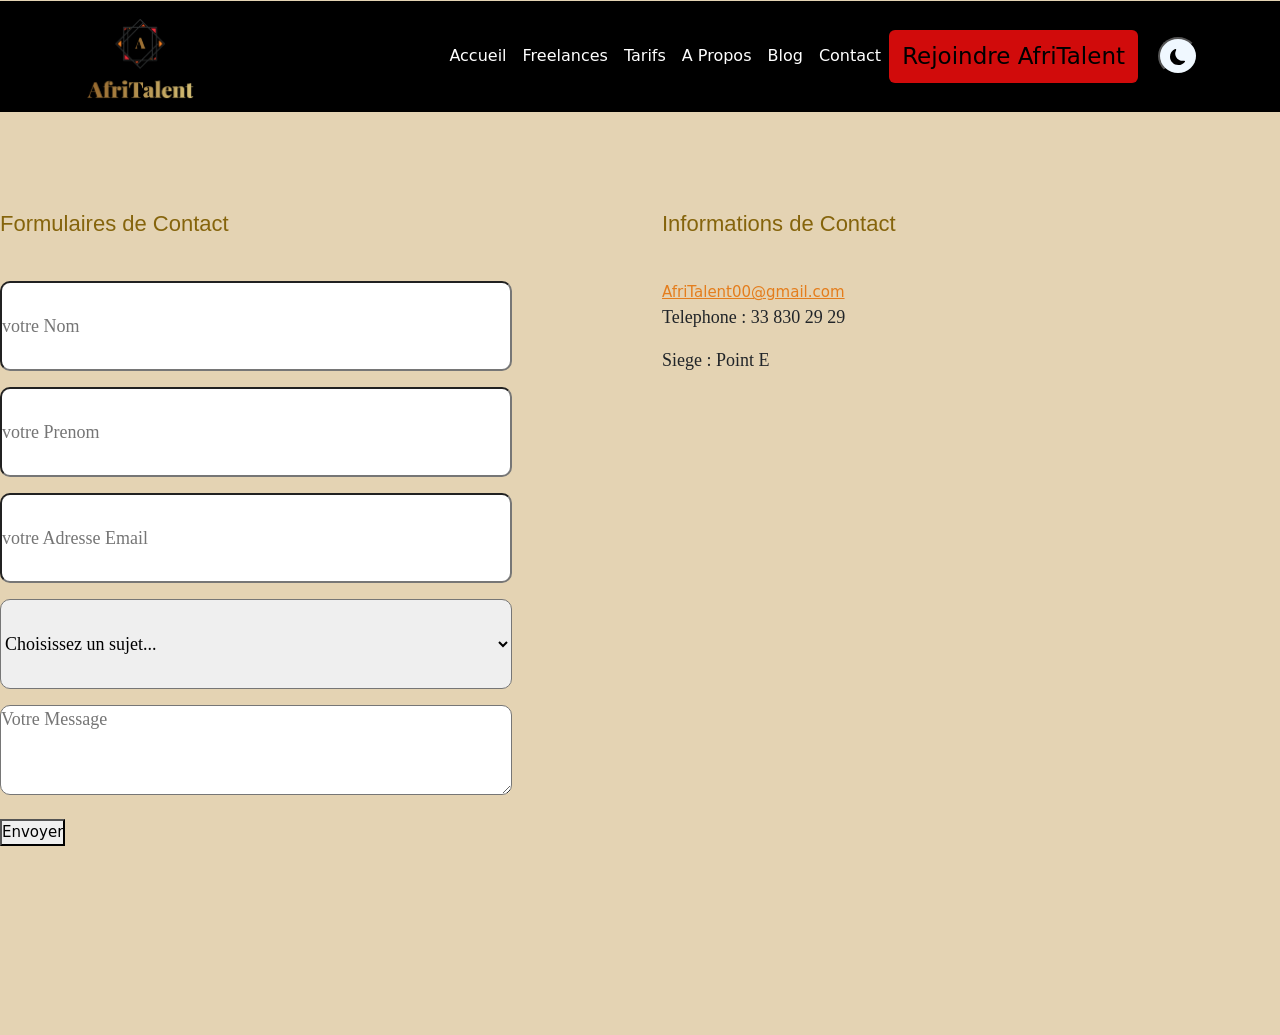
<file: contact.html>
<!DOCTYPE html>
<html lang="fr">
<head>
    <meta charset="UTF-8">
    <meta name="viewport" content="width=device-width, initial-scale=1.0">
    <title>AfriTalent _ Accueil</title>

    <link
    href="https://cdn.jsdelivr.net/npm/bootstrap@5.3.0/dist/css/bootstrap.min.css"
    rel="stylesheet">

    <link rel="stylesheet" type="text/css" href="css/style.css">
</head>
<body>

    <header> 
        <!-- HEADER / NAVBAR -->
        <nav class="navbar navbar-expand-lg navbar-dark bg-black">
            <div class="container">
                <a class="navbar-brand" href="index.html"><img src="Images/logoAFRI.png" class="logo" alt="logo AfriTalent"></a>
                <button class="navbar-toggler" type="button"
                        data-bs-toggle="collapse"
                        data-bs-target="#navMenu"
                        aria-controls="navMenu"
                        aria-expanded="false"
                        aria-label="toggle navigation">
                    <span class="navbar-toggler-icon"></span>
                </button>
                <div class="collapse navbar-collapse" id="navMenu">

                    <ul class=" navbar-nav ms-auto">

                        <li class="nav-item"><a class="nav-link active" href="index.html"> Accueil</a></li>
                        <li class="nav-item"><a class="nav-link active" href="freelances.html"> Freelances</a></li>
                        <li class="nav-item"><a class="nav-link active" href="tarifs.html">Tarifs</a></li>
                        <li class="nav-item"><a class="nav-link active" href="about.html"> A Propos</a></li>
                        <li class="nav-item"><a class="nav-link active" href="index.html">Blog</a></li>
                        <li class="nav-item"><a class="nav-link active" href="contact.html">Contact</a></li>
                        
                    </ul>
                </div>

                <div class="bbl">  
                    <a class="btn  text-decoration-none py-2" href="contact.html">Rejoindre AfriTalent</a>
                </div>

                <div>
                    <button id="theme-toggle">
                        <img id="theme-icon" src="Images/moon-fill.svg" alt="changement theme">
                    </button>
                </div>
            </div>

        </nav>  
    </header>  


    <section class="fade-in"> 
<!-- FORMULAIRE DE CONTACT -->

        <div class="dop">
            <div>    
                <h3>Formulaires de Contact</h3>
                <form id="contactForm" class="iop">
                    <p><input type="text" name="Nom" id="name" placeholder="votre Nom "></p>
                    <small id="nameError" class="error"></small>

                    <p><input type="text" name="Prenom" id="prenom" placeholder="votre Prenom"></p>
                    <small id="prenomError" class="error"></small>

                    <p><input type="text" name="Email" id="email" placeholder="votre Adresse Email"></p>
                    <small id="emailError" class="error"></small>

                    <p><select name="Sujet">
                        <option value="choix">Choisissez un sujet...</option>
                        <option value="Partenariat">Partenariat / collaboration</option>
                        <option value="Abonnements">Abonnements</option>
                        <option value="offre">Questions sur les offres</option>
                        <option value="bug">Signaler un bug technique</option>
                        <option value="Probleme">Probleme avec mon compte</option>
                    </select></p>
                    <p><textarea name="message" id="message" placeholder="Votre Message" ></textarea></p>
                    <small id="messageError" class="error"></small>

                    <button type="submit">Envoyer</button>
                </form>
                <p id="successMessage"></p>
            </div>
            <div>
<!-- INFORMATIONS DE CONTACT -->
                <h3>Informations de Contact</h3>
                <a href="email">AfriTalent00@gmail.com</a>
                <p>Telephone : 33 830 29 29</p>
                <p>Siege : Point E</p>
            </div>
        </div>
    </section>

    <!-- CARTE GOOGLE MAPS INTEGREE -->

    <section class="mt-3 fade-in">
        <iframe src="https://www.google.com/maps/embed?pb=!1m18!1m12!1m3!1d15437.088592892615!2d-17.47123061575879!3d14.69719577855654!2m3!1f0!2f0!3f0!3m2!1i1024!2i768!4f13.1!3m3!1m2!1s0xec172922e1f283f%3A0x26f341f60ba73d26!2sPoint%20E%2C%20Dakar!5e0!3m2!1sfr!2ssn!4v1774801576178!5m2!1sfr!2ssn"  allowfullscreen="" loading="lazy" referrerpolicy="no-referrer-when-downgrade"></iframe>
    </section>

    <button id="backtotop">⇧</button>


    <script
    src="https://cdn.jsdelivr.net/npm/bootstrap@5.3.0/dist/js/bootstrap.bundle.min.js">
    </script>

    <script src="js/main.js"></script>
    
</body>
</html>
</file>
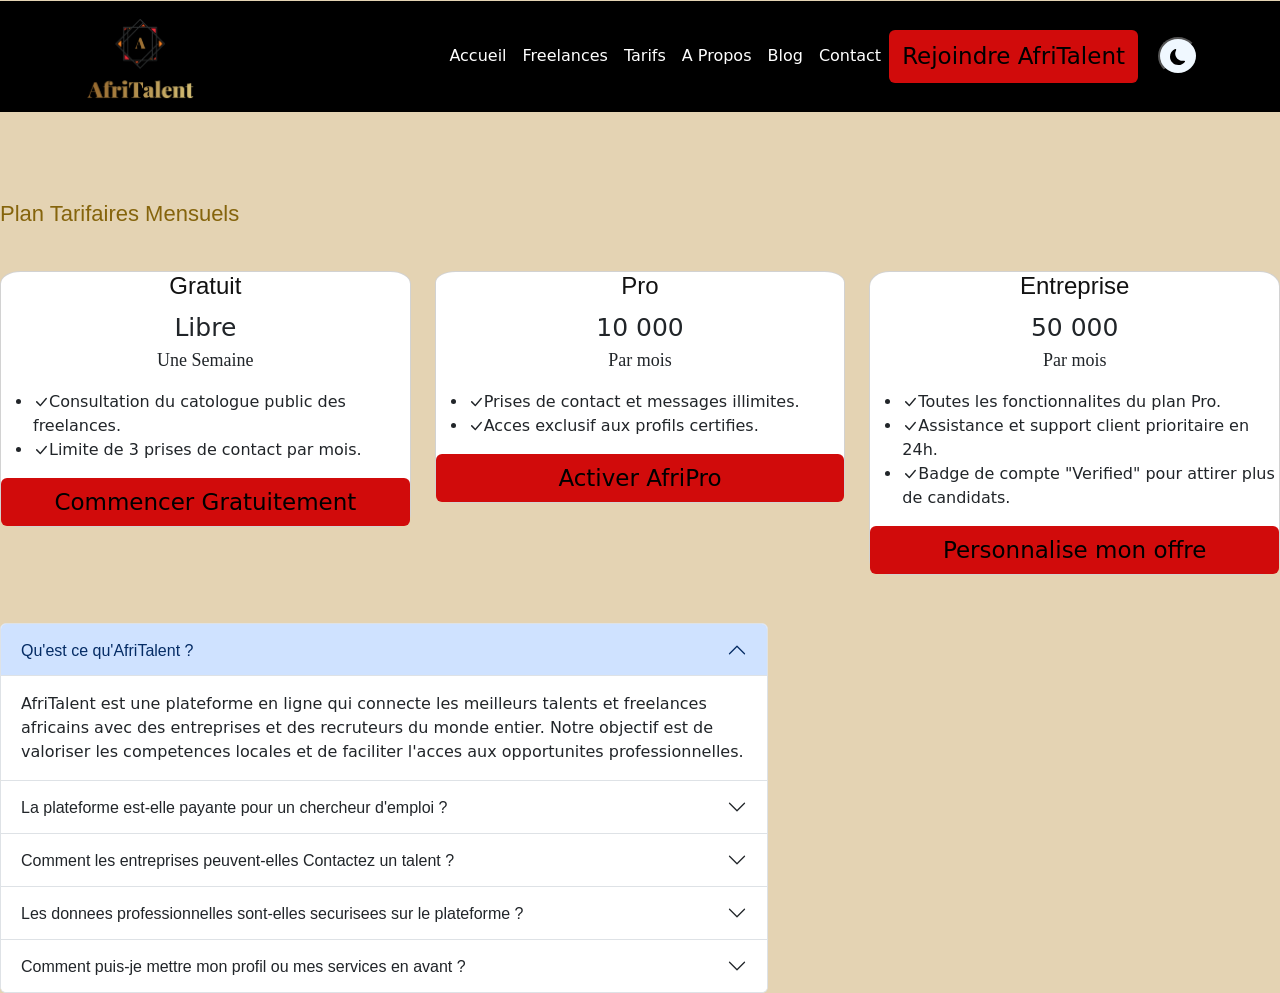
<file: tarifs.html>
<!DOCTYPE html>
<html lang="fr">
<head>
    <meta charset="UTF-8">
    <meta name="viewport" content="width=device-width, initial-scale=1.0">
    <title>AfriTalent _ Accueil</title>

    <link
    href="https://cdn.jsdelivr.net/npm/bootstrap@5.3.0/dist/css/bootstrap.min.css"
    rel="stylesheet">

    <link rel="stylesheet" type="text/css" href="css/style.css">
</head>
<body>

    <header> 
        <!-- HEADER / NAVBAR -->
        <nav class="navbar navbar-expand-lg navbar-dark bg-black">
            <div class="container">
                <a class="navbar-brand" href="index.html"><img src="Images/logoAFRI.png" class="logo" alt="logo AfriTalent"></a>
                <button class="navbar-toggler" type="button"
                        data-bs-toggle="collapse"
                        data-bs-target="#navMenu"
                        aria-controls="navMenu"
                        aria-expanded="false"
                        aria-label="toggle navigation">
                    <span class="navbar-toggler-icon"></span>
                </button>
                <div class="collapse navbar-collapse" id="navMenu">

                    <ul class=" navbar-nav ms-auto">

                        <li class="nav-item"><a class="nav-link active" href="index.html"> Accueil</a></li>
                        <li class="nav-item"><a class="nav-link active" href="freelances.html"> Freelances</a></li>
                        <li class="nav-item"><a class="nav-link active" href="tarifs.html">Tarifs</a></li>
                        <li class="nav-item"><a class="nav-link active" href="about.html"> A Propos</a></li>
                        <li class="nav-item"><a class="nav-link active" href="index.html">Blog</a></li>
                        <li class="nav-item"><a class="nav-link active" href="contact.html">Contact</a></li>
                        
                    </ul>
                </div>

                <div class="bbl">  
                    <a class="btn  text-decoration-none py-2" href="contact.html">Rejoindre AfriTalent</a>
                </div>

                <div>
                    <button id="theme-toggle">
                        <img id="theme-icon" src="Images/moon-fill.svg" alt="changement theme">
                    </button>
                </div>
            </div>

        </nav>  
    </header>  

    <main>

        <!-- 3 PLANS TARIFAIRES -->
        <section class="fade-in">
            <h3 class="tata">Plan Tarifaires Mensuels</h3>
           

            <div class="row">
                <div class="col">
                    <div class="card1 card">
                        <h4 class="text-center">Gratuit</h4>
                        <span class="text-center">Libre</span>
                        <p  class="text-center">Une Semaine</p>
                        <ul>
                            <li><svg xmlns="http://www.w3.org/2000/svg" width="16" height="16" fill="currentColor" class="bi bi-check-lg" viewBox="0 0 16 16">
    <path d="M12.736 3.97a.733.733 0 0 1 1.047 0c.286.289.29.756.01 1.05L7.88 12.01a.733.733 0 0 1-1.065.02L3.217 8.384a.757.757 0 0 1 0-1.06.733.733 0 0 1 1.047 0l3.052 3.093 5.4-6.425z"/>
    </svg>Consultation du catologue public des freelances.</li>
                            <li><svg xmlns="http://www.w3.org/2000/svg" width="16" height="16" fill="currentColor" class="bi bi-check-lg" viewBox="0 0 16 16">
    <path d="M12.736 3.97a.733.733 0 0 1 1.047 0c.286.289.29.756.01 1.05L7.88 12.01a.733.733 0 0 1-1.065.02L3.217 8.384a.757.757 0 0 1 0-1.06.733.733 0 0 1 1.047 0l3.052 3.093 5.4-6.425z"/>
    </svg>Limite de 3 prises de contact par mois.</li>
                        </ul>
                        <button class="btn ">Commencer Gratuitement</button>
                    </div>
                </div>

                <div class="col">
                    <div class="card1 card">
                        <h4 class="text-center">Pro</h4>
                        <span class="text-center">10 000</span>
                        <p  class="text-center">Par mois</p>
                        <ul>
                            <li><svg xmlns="http://www.w3.org/2000/svg" width="16" height="16" fill="currentColor" class="bi bi-check-lg" viewBox="0 0 16 16">
    <path d="M12.736 3.97a.733.733 0 0 1 1.047 0c.286.289.29.756.01 1.05L7.88 12.01a.733.733 0 0 1-1.065.02L3.217 8.384a.757.757 0 0 1 0-1.06.733.733 0 0 1 1.047 0l3.052 3.093 5.4-6.425z"/>
    </svg>Prises de contact et messages illimites.</li>
                            <li><svg xmlns="http://www.w3.org/2000/svg" width="16" height="16" fill="currentColor" class="bi bi-check-lg" viewBox="0 0 16 16">
    <path d="M12.736 3.97a.733.733 0 0 1 1.047 0c.286.289.29.756.01 1.05L7.88 12.01a.733.733 0 0 1-1.065.02L3.217 8.384a.757.757 0 0 1 0-1.06.733.733 0 0 1 1.047 0l3.052 3.093 5.4-6.425z"/>
    </svg>Acces exclusif aux profils certifies.</li>
                        </ul>
                        <button class="btn ">Activer AfriPro</button>
                    </div>
                </div>

                <div class="col">
                    <div class="card1 card">
                        <h4 class="text-center">Entreprise</h4>
                        <span class="text-center">50 000</span>
                        <p  class="text-center">Par mois</p>
                        <ul>
                            <li><svg xmlns="http://www.w3.org/2000/svg" width="16" height="16" fill="currentColor" class="bi bi-check-lg" viewBox="0 0 16 16">
    <path d="M12.736 3.97a.733.733 0 0 1 1.047 0c.286.289.29.756.01 1.05L7.88 12.01a.733.733 0 0 1-1.065.02L3.217 8.384a.757.757 0 0 1 0-1.06.733.733 0 0 1 1.047 0l3.052 3.093 5.4-6.425z"/>
    </svg>Toutes les fonctionnalites du plan Pro.</li>
                            <li><svg xmlns="http://www.w3.org/2000/svg" width="16" height="16" fill="currentColor" class="bi bi-check-lg" viewBox="0 0 16 16">
    <path d="M12.736 3.97a.733.733 0 0 1 1.047 0c.286.289.29.756.01 1.05L7.88 12.01a.733.733 0 0 1-1.065.02L3.217 8.384a.757.757 0 0 1 0-1.06.733.733 0 0 1 1.047 0l3.052 3.093 5.4-6.425z"/>
    </svg>Assistance et support client prioritaire en 24h.</li>
                            <li><svg xmlns="http://www.w3.org/2000/svg" width="16" height="16" fill="currentColor" class="bi bi-check-lg" viewBox="0 0 16 16">
    <path d="M12.736 3.97a.733.733 0 0 1 1.047 0c.286.289.29.756.01 1.05L7.88 12.01a.733.733 0 0 1-1.065.02L3.217 8.384a.757.757 0 0 1 0-1.06.733.733 0 0 1 1.047 0l3.052 3.093 5.4-6.425z"/>
    </svg>Badge de compte "Verified" pour attirer plus de candidats.</li>
                        </ul>
                        <button class=" btn ">Personnalise mon offre</button>
                    </div>
                </div>
            </div>

        </section>

        <!-- FAQ EN ACCORDION BOOTSTRAP -->

        <section class="oui fade-in mt-5">
            <div class="accordion" id="accordionExample">
                <div class="accordion-item">
                    <h2 class="accordion-header">
                    <button class="accordion-button" type="button" data-bs-toggle="collapse" data-bs-target="#collapseOne" aria-expanded="true" aria-controls="collapseOne">
                        Qu'est ce qu'AfriTalent ?
                    </button>
                    </h2>
                    <div id="collapseOne" class="accordion-collapse collapse show" data-bs-parent="#accordionExample">
                        <div class="accordion-body">
                        AfriTalent est une plateforme en ligne qui connecte les meilleurs talents et freelances africains avec des entreprises et des recruteurs du monde entier. Notre objectif est de valoriser les competences locales et de faciliter l'acces aux opportunites professionnelles. 
                        </div>
                    </div>
                </div>
                <div class="accordion-item">
                    <h2 class="accordion-header">
                    <button class="accordion-button collapsed" type="button" data-bs-toggle="collapse" data-bs-target="#collapseTwo" aria-expanded="false" aria-controls="collapseTwo">
                        La plateforme est-elle payante pour un chercheur d'emploi ?
                    </button>
                    </h2>
                    <div id="collapseTwo" class="accordion-collapse collapse" data-bs-parent="#accordionExample">
                        <div class="accordion-body">
                            Non, l'inscription et le creation de profil pour les talents et freelances sont totalement gratuites. Vous pouvez postuler aux offres et publier votre catalogues de services sans aucun frais cache. 
                        </div>
                    </div>
                </div>
                <div class="accordion-item">
                    <h2 class="accordion-header">
                    <button class="accordion-button collapsed" type="button" data-bs-toggle="collapse" data-bs-target="#collapseThree" aria-expanded="false" aria-controls="collapseThree">
                        Comment les entreprises peuvent-elles Contactez un talent ?
                    </button>
                    </h2>
                    <div id="collapseThree" class="accordion-collapse collapse" data-bs-parent="#accordionExample">
                        <div class="accordion-body">
                            Les entreprises peuvent explorer notre catologue de profils, filtrer les talents par competences ou par domaine, etb les contacter directement via le plateforme.
                        </div>
                    </div>
                </div>
                <div class="accordion-item">
                    <h2 class="accordion-header">
                    <button class="accordion-button collapsed" type="button" data-bs-toggle="collapse" data-bs-target="#collapsefour" aria-expanded="false" aria-controls="collapsefour">
                        Les donnees professionnelles sont-elles securisees sur le plateforme ?
                    </button>
                    </h2>
                    <div id="collapsefour" class="accordion-collapse collapse" data-bs-parent="#accordionExample">
                        <div class="accordion-body">
                        Absolument. Nous accordons une importance capitale a la confidentialite de vos informations. Toutes vos donnees personelles et professionnelles sont stockees de maniere securisee et ne sont partagees qu'avec les recruteurs verifies pour pour des opportunites concretes.  
                        </div>
                    </div>
                </div>
                <div class="accordion-item">
                    <h2 class="accordion-header">
                    <button class="accordion-button collapsed" type="button" data-bs-toggle="collapse" data-bs-target="#collapsefive" aria-expanded="false" aria-controls="collapsefive">
                        Comment puis-je mettre mon profil ou mes services en avant ?
                    </button>
                    </h2>
                    <div id="collapsefive" class="accordion-collapse collapse" data-bs-parent="#accordionExample">
                        <div class="accordion-body">
                            Pour augmenter votre visibilite, veillez a completer votre profil a 100%, ajoutez des projets concrets dans votre portfolio et demandez des recommandations a vos anciens clients. Les profils les plus actifs et detailles sont automatiquement mis en valeur aupres des recruteurs.
                        </div>
                    </div>
                </div>
            </div>

        </section>

    </main>

    <button id="backtotop">⇧</button>


    <script
    src="https://cdn.jsdelivr.net/npm/bootstrap@5.3.0/dist/js/bootstrap.bundle.min.js">
    </script>

    <script src="js/main.js"></script>
    
</body>
</html>
</file>
<file: css/style.css>
*{
    padding: 0;
    margin: 0;
}

/* LES VARIABLES */
:root{
    --main-bg-color: rgb(228, 211, 179);
    --main-h3-color: rgb(133, 100, 12);
    --main-h4-color: rgb(209, 11, 11);
    --main-section-margin-top: 4em;
    --main-section-height: 100%;
    --body-a-color: rgb(228, 125, 28);
    --main-titre-fm:  'Lucida Sans', 'Lucida Sans Regular', 'Lucida Grande', 'Lucida Sans Unicode', Geneva, Verdana, sans-serif;
    --main-p-fm: 'Times New Roman', Times, serif;
    --footer-bg-color: black;
}

/* LES ETOILES */

p svg{
    color: rgb(236, 184, 41);
}

/* LA RESPONSIVITE */

@media screen and (max-width: 375px){
    h3{
        font-size: 18px;
    }
    p{
        font-size: 10px;
    }
    .bbl{
        width: 5vw;
    }
    .bbl a{
        font-size: 15px;
    }
   
}
@media screen and (max-width: 768px){
    h3{
        font-size: 20px;
    }
}
@media screen and (min-width: 1200px){
    h3{
        font-size: 22px;
    }
   .grid{
    display: grid;
    grid-template-columns: repeat(4,1fr);
    gap: 20px;
    width: 100%;
   }
   /* .grid1, .grid2, .grid3, .grid4{
    grid-column: auto;
    grid-row: auto;
    width: 100%; */
   /* }*/

   .grid1{
    grid-column: span 3;
    grid-row: span 2;
   }
   .grid2{
    grid-column: span 1;
    grid-row: span 3;
   }
   .grid3{
    grid-column: span 2;
    grid-row: span 1;
   }
   .grid4{
    grid-column: span 1;
    grid-row: span 1;
   }

   
}

/* LE BODY */

body{

    margin: 0;
    background-color: var(--main-bg-color);
    padding-top: 1px;
    width: 100%;
    
} 


/* MEME POLICE POUR TOUS LES TITRES */

body h1,h2,h3,h4,h5{
    font-family: var(--main-titre-fm);
}

/* MEME POLICE ET TAILLE POUR LES P  */

body p{
    font-family: var(--main-p-fm);
    font-size: 18px;
}

/* POUR GERER LA TAILLE DES P QUI SE TROUVE SOUS LE COMPTEUR */
.pp p{
    font-size: 25px;
}

/* LA TAILLE ET LA COULEUR DES COMPTEURS */

.counter{
    color: var(--main-h3-color);
    font-size: 40px;
}
.counter p{
        font-size: 40px;
    }

    /* LE NAVBAR */

header{
    width: 100%;
    margin: 0;
    position: fixed;
    padding: 0;
    margin-top: 0;
    z-index: 7;
}

/* CHANGEMENT DE STYLE AU SCROLL */
.navbar{
     transition: all 0.3s ease-in-out; 
     /* ANIME TOUS LES CHANGEMENTS DE STYLE EN 0.3S, AVEC UN DEMARRAGE ET UNE FIN EN DOUCEUR  */
}

/* POUR GERE LA TAILLE DU LOGO AFRITALENT */

.logo{
    width: 9vw;
}

/* APPLIQUER LA MEME HAUTEUR A TOUTES LES SECTIONS */

section{
    /* margin-top: var(--main-section-margin-top); */
    height: var(--main-section-height);
}

/* LA GESTION DU TOGGLE DARK MODE LIGHT MODE  */
#theme-toggle{
    width: 40px;
    cursor: pointer;
    background-color: aliceblue;
    margin-left: 20px;
    padding: 5px;
    border-radius: 50%;
}

/* la couleur de "rejoindre afritalent" */

.aa{
    color: black;
}

/* pour donner a toutes les a du html la meme couleurs */

body a{
    color: var(--body-a-color);

}

/* pour donner a toutes les h3 du html la meme couleur et de l'espace en haut et en bas */

body h3{
    color: var(--main-h3-color);
    margin-bottom: 2em;
    margin-top: 5em;
    
}

/* pour donner un effet survol et une legere ombre a la section categories  */

.cs:hover{
    transform: translateY(10px);
    box-shadow: 0 10px 20px rgb(87, 83, 83);
}

/* pour donner la meme couleur a toues les h4 du html */

body h4{
    color: #121212;
    text-align: center;
}

/* la position du h1 de la section hero */

.woo{
    margin-top: 150px;
    padding: 30px;
   text-align: center;
}

/* espace du haut pour la sections notre histoire */

.dd{
    margin-top: 200px;
}

/* pour gerer la taille carousel par rapports a la largeur  */

#carouselExampleAutoplaying{
    /* height: 10em; */
    width: 50%;
    margin: 0 auto;
    border: 1px solid black;
    border-radius: 10px;
    padding: 4px;
    margin-bottom: 5em;
}

/* pour gerer les images de chaque carte dans temmoignage */

.carousel img{
    margin: 0 auto;
    width: 7vw;
    /* margin-left: 170px;   */
    border: 2px solid  rgb(228, 125, 28) ;
    border-radius: 30px;
}

/* pour gere les h2 qui se trouve span */

span, h2{
    font-size: 25px;
}

/* pour gerer le bandeau avant le footer */

.ban{
    background-color: rgb(228, 125, 28) ;
    /* height: 25vh; */
    width: 100%;
    
}

/* H5 du bandeau */
.ban h5{
    font-size: 29px;
   text-align: center;
}

/* p du bandeau */
.ban p{
   text-align: center;
    margin-top: 1em;
    font-size: 20px;
}

/* pour gerer tous les boutons du code html */

.btn{
    background-color:  rgb(209, 11, 11);
    color: black;
    font-size: 23px;
}

/* pour la getion unique du bouton prescription */

.bta{
    margin-top: 8px;   
    position: center;
}

/* gere le footer */

footer{
    background-color: var(--footer-bg-color);
    color: aliceblue;

}

/* pour le gestion globale des div du footer */


/* pour gerer le bouton de filtrage*/

#free{
    margin: auto;
    width: 20vh;
    margin-top: 200px;
    margin-bottom: 60px;
}

/* pour gerer tous les images du code html */

.img{
    height: 350px;
    width: 100%;
    object-fit: cover;
    object-position: top;
}

/* pour le h3 des tarifs */

.tata{
    margin-top: 200px;
}


/* pour gerer les div du formulaires */
.dop{
    margin-top: 100px;
    display: flex;
    gap: 150px;
    width: 100%;
    font-size: 15px;
}

/* les champs du formulaires de contact */

.iop input, .iop select, .iop textarea{
    width: 40vw;
    height: 10vh;
    border-radius: 10px;
}

/* les liens du footer */

.oa div,.oa p, .oa a{
    text-decoration: none;
}

/* la largeur du accodion du footer */
 
.oui{
    width: 60vw;
}

/* les cartes */

.card2{
   height: 500px;
    width: 100%;
    object-fit: cover;
    object-position: top;
    padding: 3px;
}

/* nos valeurs */

.ouba{
    display: flex;
    gap: 50px;
    margin-top: 3em;
}

/* pour gerer l'emplacement du compteurs dans a propos */

.dora{
    display: flex;
    gap: 50px;
    justify-content: center;
}
.dora h5{
    font-size: 30px;
    margin-top: 0;
}

/* 1er sections de a propos */

.dflex{
    display: flex;
    gap: 40px;
    
}

/* image du hero */

.imgn{
    display: block;
    margin-left: auto;
    margin-right: auto;
}

/* h2 section hero */

.you{
    font-family: var(--main-p-fm);
    font-size: 30px;
    /* color: rgb(41, 42, 43); */
    text-align: center;
}

/* les 2 boutons cta du section hero */

.yum{
   text-align: center;
}


.cent{
    text-align: center;

}

/* gerer les cartes */

.card{
    border-radius: 5%;
}

/* Style Bento grid*/

.grid{
    /* display: grid;
    grid-template-columns: repeat(4,1fr); 
    gap: 70px; */
    width: 100%;
    /* border-radius: 50%;
    padding: 20px; */
    margin: 0 auto;
    /* align-items: start;
    margin: 0 auto; */
}
.grid{
    border-radius: 25px;
}
/* .grid1{
    height: 50%;
    grid-column: span 2;
    grid-row: span 2;
}
.grid2{
    height: 20%;
    grid-column: span 2;
    grid-row: span 1;
}
.grid3{
    height: 15%;
    grid-column: span 1;
    grid-row: span 2;
}

.grid4{
    height: 20%;
    grid-column: span 1;
    grid-row: span 1;
} */
/* /* le bouton dark/light mode */ 
.dark-mode{
    background-color: #121212;
    color: white;
    
}
.dark-mode .carousel{
        border: 1px solid var(--body-a-color);
        border-radius: 10px;
        padding: 4px;
    }

.mmm{
    height: 95vh;
}
.dark-mode .woo, .dark-mode .you{
        color: rgb(230, 193, 126);
    }

/* SCROLL */
.navbar-scroll {
    background-color: white;
    box-shadow: 0 2px 10px rgb(0,0,0,0.2);
    padding: 5px 0;
}

/* le bouton back to top pour un retour en haut de la page  */

#backtotop{
    position: fixed;
    bottom: 20px;
    right: 20px;
    display: block;
    background-color: #121212;
    color: white;
}

/* les sections qui apparaissent en fondues */
.fade-in {
    opacity: 0;
    transform: translateY(30px);
    transition: all 0.8s ease;
}

.fade-in.show{
    opacity: 1;
    transform: translateY(0);
}

/* signaler un erreur si les champs sont vide */

.error{
    color: #ff3333;
    display: block;
    font-size: 14px;
    /* margin-top: 5px; */
}

/* message enoyer avec succes dans le formulaires */

#successMessage{
    color: green;

}
</file>
